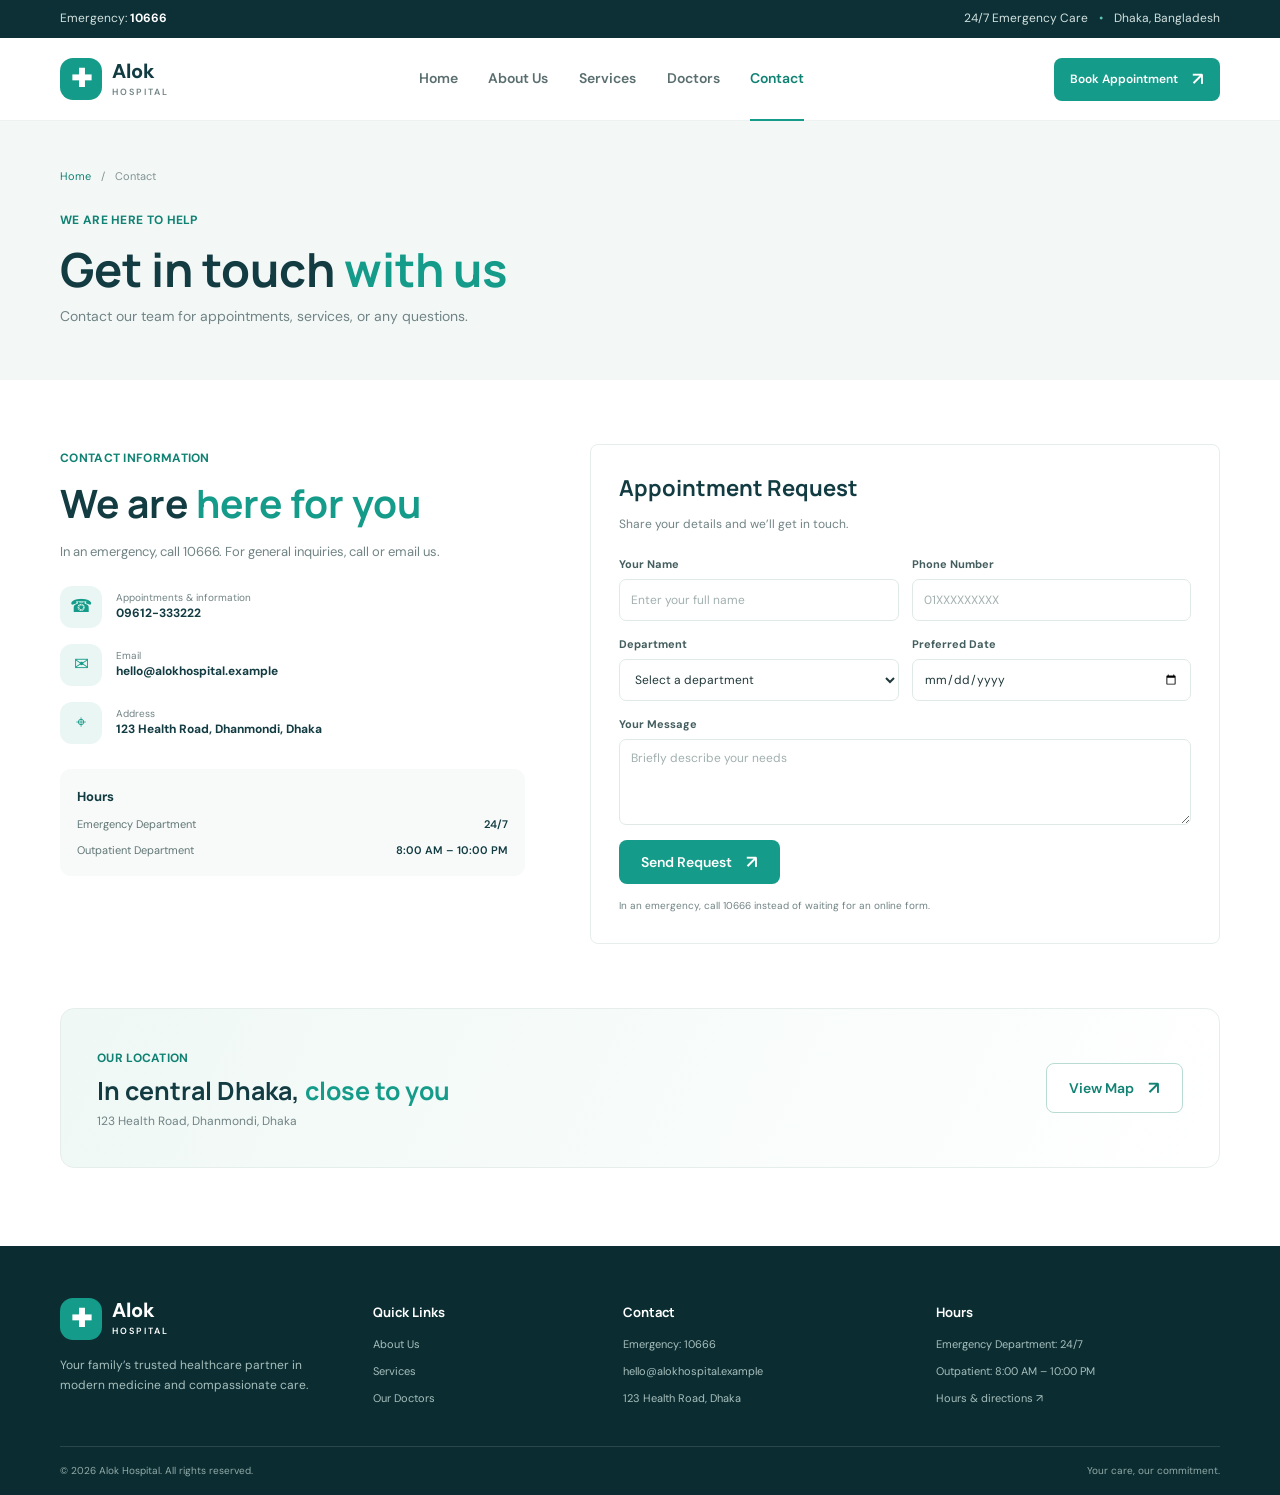
<file: contact.html>
<!DOCTYPE html>
<html lang="en">
<head>
  <meta charset="UTF-8"><meta name="viewport" content="width=device-width, initial-scale=1">
  <meta name="description" content="Contact Alok Hospital or request an appointment.">
  <title>Contact &amp; Appointments | Alok Hospital</title>
  <link rel="preconnect" href="https://fonts.googleapis.com"><link rel="preconnect" href="https://fonts.gstatic.com" crossorigin>
  <link href="https://fonts.googleapis.com/css2?family=DM+Sans:wght@400;500;600;700&family=Manrope:wght@500;600;700;800&display=swap" rel="stylesheet"><link rel="stylesheet" href="style.css">
</head>
<body>
  <div class="topbar"><div class="container topbar-inner"><span>Emergency: <a href="tel:10666">10666</a></span><span>24/7 Emergency Care <i>•</i> Dhaka, Bangladesh</span></div></div>
  <header class="site-header"><div class="container nav-wrap"><a class="brand" href="index.html"><span class="brand-mark">✚</span><span>Alok<span class="brand-sub">HOSPITAL</span></span></a><nav class="main-nav" aria-label="Main navigation"><a href="index.html">Home</a><a href="about.html">About Us</a><a href="services.html">Services</a><a href="doctors.html">Doctors</a><a class="active" href="contact.html">Contact</a></nav><a class="button button-small" href="contact.html">Book Appointment <span>↗</span></a></div></header>
  <main>
    <section class="page-hero"><div class="container"><div class="breadcrumbs"><a href="index.html">Home</a><span>/</span><span>Contact</span></div><span class="eyebrow">We are here to help</span><h1>Get in touch <span>with us</span></h1><p>Contact our team for appointments, services, or any questions.</p></div></section>
    <section class="section"><div class="container contact-layout"><div class="contact-details"><span class="eyebrow">Contact information</span><h2>We are <span>here for you</span></h2><p>In an emergency, call 10666. For general inquiries, call or email us.</p>
      <a class="contact-item" href="tel:09612333222"><span class="contact-icon">☎</span><span><small>Appointments &amp; information</small><strong>09612-333222</strong></span></a>
      <a class="contact-item" href="mailto:hello@alokhospital.example"><span class="contact-icon">✉</span><span><small>Email</small><strong>hello@alokhospital.example</strong></span></a>
      <div class="contact-item"><span class="contact-icon">⌖</span><span><small>Address</small><strong>123 Health Road, Dhanmondi, Dhaka</strong></span></div>
      <div class="hours-box"><strong>Hours</strong><span>Emergency Department <b>24/7</b></span><span>Outpatient Department <b>8:00 AM – 10:00 PM</b></span></div>
    </div><div class="form-card"><h2>Appointment Request</h2><p>Share your details and we’ll get in touch.</p><form action="mailto:hello@alokhospital.example" method="post" enctype="text/plain"><div class="form-row"><label>Your Name<input type="text" name="name" placeholder="Enter your full name" required></label><label>Phone Number<input type="tel" name="phone" placeholder="01XXXXXXXXX" required></label></div><div class="form-row"><label>Department<select name="department" required><option value="">Select a department</option><option>Cardiology</option><option>Maternal &amp; Child Health</option><option>Internal Medicine</option><option>Orthopedics</option><option>Other</option></select></label><label>Preferred Date<input type="date" name="date"></label></div><label>Your Message<textarea name="message" rows="4" placeholder="Briefly describe your needs"></textarea></label><button class="button form-submit" type="submit">Send Request <span>↗</span></button><small class="form-note">In an emergency, call 10666 instead of waiting for an online form.</small></form></div></div></section>
    <section class="map-section"><div class="container map-card"><div><span class="eyebrow">Our location</span><h2>In central Dhaka, <span>close to you</span></h2><p>123 Health Road, Dhanmondi, Dhaka</p></div><a class="button button-outline" href="https://maps.google.com/?q=Dhanmondi,Dhaka" target="_blank" rel="noopener noreferrer">View Map <span>↗</span></a></div></section>
  </main>
  <footer class="site-footer"><div class="container footer-grid"><div><a class="brand brand-light" href="index.html"><span class="brand-mark">✚</span><span>Alok<span class="brand-sub">HOSPITAL</span></span></a><p class="footer-about">Your family’s trusted healthcare partner in modern medicine and compassionate care.</p></div><div><h3>Quick Links</h3><a href="about.html">About Us</a><a href="services.html">Services</a><a href="doctors.html">Our Doctors</a></div><div><h3>Contact</h3><a href="tel:10666">Emergency: 10666</a><a href="mailto:hello@alokhospital.example">hello@alokhospital.example</a><span>123 Health Road, Dhaka</span></div><div><h3>Hours</h3><span>Emergency Department: 24/7</span><span>Outpatient: 8:00 AM – 10:00 PM</span><a href="contact.html">Hours &amp; directions ↗</a></div></div><div class="container footer-bottom"><span>© 2026 Alok Hospital. All rights reserved.</span><span>Your care, our commitment.</span></div></footer>
</body>
</html>
</file>
<file: style.css>
:root {
  --navy: #123b42;
  --deep: #0c3036;
  --teal: #159b89;
  --teal-dark: #108273;
  --mint: #eaf6f3;
  --ink: #20383a;
  --muted: #718384;
  --line: #e6eeec;
  --soft: #f7faf9;
  --shadow: 0 18px 50px rgba(18, 59, 66, .09);
}
* { box-sizing: border-box; }
html { scroll-behavior: smooth; }
body { margin: 0; color: var(--ink); background: #fff; font: 16px/1.65 'DM Sans', sans-serif; }
a { color: inherit; text-decoration: none; }
img { display: block; max-width: 100%; }
h1, h2, h3 { font-family: 'Manrope', sans-serif; }
.container { width: min(1160px, calc(100% - 48px)); margin: 0 auto; }
.topbar { background: var(--deep); color: #d3e2df; font-size: 12px; }
.topbar-inner { min-height: 38px; display: flex; align-items: center; justify-content: space-between; }
.topbar a { color: #fff; font-weight: 700; }
.topbar i { padding: 0 8px; color: #60c6b5; font-style: normal; }
.site-header { position: relative; z-index: 2; background: #fff; border-bottom: 1px solid #edf2f0; }
.nav-wrap { min-height: 82px; display: flex; align-items: center; justify-content: space-between; gap: 30px; }
.brand { display: inline-flex; gap: 10px; align-items: center; color: var(--navy); font-size: 20px; font-weight: 800; line-height: 1.05; white-space: nowrap; }
.brand-mark { width: 42px; height: 42px; display: grid; place-items: center; border-radius: 13px; background: var(--teal); color: #fff; font-size: 25px; }
.brand-sub { display: block; margin-top: 4px; color: var(--muted); font: 600 9px 'DM Sans', sans-serif; letter-spacing: 2px; }
.brand-light, .brand-light .brand-sub { color: #fff; }
.main-nav { display: flex; align-items: center; gap: clamp(16px, 2.4vw, 34px); }
.main-nav a { position: relative; color: #5a6e6f; font-size: 14px; font-weight: 600; }
.main-nav a:hover, .main-nav a.active { color: var(--teal-dark); }
.main-nav a.active::after { position: absolute; right: 0; bottom: -30px; left: 0; height: 2px; background: var(--teal); content: ""; }
.button { display: inline-flex; min-height: 50px; align-items: center; justify-content: center; gap: 14px; padding: 0 22px; border: 0; border-radius: 8px; background: var(--teal); color: #fff; font: 600 14px 'DM Sans', sans-serif; cursor: pointer; transition: background .2s, transform .2s; }
.button:hover { transform: translateY(-2px); background: var(--teal-dark); }
.button span { font-size: 18px; }
.button-small { min-height: 43px; padding: 0 16px; font-size: 12px; white-space: nowrap; }
.hero { position: relative; overflow: hidden; padding: 78px 0 72px; background: linear-gradient(115deg, #f3faf8, #e8f5f2); }
.hero::before { position: absolute; top: -240px; right: -170px; width: 600px; height: 600px; border: 1px solid rgba(21,155,137,.11); border-radius: 50%; content: ""; }
.hero-grid { position: relative; display: grid; grid-template-columns: 1fr 1fr; align-items: center; gap: 68px; }
.eyebrow { display: inline-flex; align-items: center; gap: 9px; color: var(--teal-dark); font-size: 12px; font-weight: 700; letter-spacing: .3px; text-transform: uppercase; }
.eyebrow-dot { width: 8px; height: 8px; border-radius: 50%; background: var(--teal); box-shadow: 0 0 0 5px #d9f0eb; }
.hero h1 { margin: 20px 0 15px; color: var(--navy); font-size: clamp(40px, 5vw, 60px); line-height: 1.14; letter-spacing: -2px; }
.hero h1 span, .section-heading h2 span, .split-copy h2 span, .page-hero h1 span, .contact-details h2 span, .map-card h2 span { color: var(--teal); }
.hero-copy > p { max-width: 490px; margin-bottom: 27px; color: #6a7c7d; font-size: 16px; }
.hero-actions { display: flex; align-items: center; gap: 24px; }
.text-link { display: inline-flex; align-items: center; gap: 9px; color: var(--navy); font-size: 13px; font-weight: 700; }
.text-link > span:last-child { color: var(--teal); font-size: 18px; }
.play-icon { display: grid; width: 32px; height: 32px; place-items: center; border: 1px solid #cfe5df; border-radius: 50%; color: var(--teal); font-size: 10px; }
.hero-trust { display: flex; align-items: center; gap: 14px; margin-top: 40px; }
.avatar-stack { display: flex; padding-left: 4px; }
.avatar-stack span { display: grid; width: 34px; height: 34px; margin-left: -5px; place-items: center; border: 2px solid #f3faf8; border-radius: 50%; background: #d9eee8; color: var(--navy); font-size: 9px; font-weight: 700; }
.avatar-stack span:nth-child(2) { background: #f5e1d6; }.avatar-stack span:nth-child(3) { background: #dce5f2; }.avatar-stack .avatar-plus { background: var(--teal); color: #fff; }
.hero-trust strong, .hero-trust small { display: block; line-height: 1.35; }.hero-trust strong { color: var(--navy); font-size: 13px; }.hero-trust small { margin-top: 3px; color: var(--muted); font-size: 10px; }
.trust-divider { width: 1px; height: 33px; margin: 0 4px; background: #d7e5e1; }.rating strong { color: #d29337; }
.hero-visual { position: relative; min-height: 430px; }
.hero-visual > img { width: 100%; height: 430px; border-radius: 46% 46% 18px 18px; object-fit: cover; box-shadow: var(--shadow); }
.image-label, .floating-note { position: absolute; display: flex; align-items: center; gap: 12px; padding: 13px 16px; border: 1px solid rgba(230,238,236,.8); border-radius: 12px; background: rgba(255,255,255,.96); box-shadow: var(--shadow); }
.image-label { bottom: 23px; left: -38px; }.floating-note { top: 46px; right: -28px; }
.label-icon, .note-icon { display: grid; width: 38px; height: 38px; place-items: center; border-radius: 10px; background: var(--mint); color: var(--teal); font-size: 20px; font-weight: 700; }.note-icon { border-radius: 50%; background: var(--teal); color: #fff; font-size: 17px; }
.image-label strong, .image-label small, .floating-note strong, .floating-note small { display: block; line-height: 1.4; }.image-label strong, .floating-note strong { color: var(--navy); font-size: 11px; }.image-label small, .floating-note small { margin-top: 3px; color: var(--muted); font-size: 10px; }
.quick-info { background: #fff; box-shadow: 0 10px 24px rgba(18,59,66,.04); }
.info-grid { display: grid; min-height: 108px; grid-template-columns: repeat(3, 1fr) 1.15fr; align-items: center; }
.info-item, .info-call { display: flex; align-items: center; gap: 13px; padding: 0 18px; border-right: 1px solid var(--line); }.info-item:first-child { padding-left: 0; }.info-call { justify-content: space-between; border: 0; }.info-icon { display: grid; width: 42px; height: 42px; flex: 0 0 42px; place-items: center; border-radius: 12px; background: var(--mint); color: var(--teal); font-size: 21px; }
.info-item strong, .info-item small, .info-call small, .info-call strong { display: block; line-height: 1.45; }.info-item strong { color: var(--navy); font-size: 12px; }.info-item small, .info-call small { color: var(--muted); font-size: 10px; }.info-call > span { color: var(--teal); font-size: 24px; }.info-call strong { color: var(--teal-dark); font-size: 17px; }.info-call b { color: var(--teal); }
.section { padding: 82px 0; }.section-tint { background: var(--soft); }
.section-heading { display: flex; align-items: end; justify-content: space-between; gap: 20px; margin-bottom: 32px; }.section-heading h2, .split-copy h2, .contact-details h2, .map-card h2 { margin: 9px 0 0; color: var(--navy); font-size: clamp(28px, 3.5vw, 39px); line-height: 1.25; }.heading-note { max-width: 320px; margin: 0 0 4px; color: var(--muted); font-size: 13px; }.centered { justify-content: center; text-align: center; }
.service-grid { display: grid; grid-template-columns: repeat(4, 1fr); gap: 18px; }.service-card { position: relative; min-height: 220px; padding: 24px 21px 20px; border: 1px solid var(--line); border-radius: 12px; background: #fff; transition: transform .2s, box-shadow .2s, border-color .2s; }.service-card:hover, .doctor-card:hover { transform: translateY(-4px); border-color: #cde7e0; box-shadow: var(--shadow); }
.service-icon { display: grid; width: 45px; height: 45px; margin-bottom: 16px; place-items: center; border-radius: 13px; background: var(--mint); color: var(--teal); font-size: 22px; }.card-arrow { position: absolute; top: 25px; right: 21px; color: #9aacab; font-size: 17px; }.service-card h3 { margin: 0 0 8px; color: var(--navy); font-size: 15px; }.service-card p { margin: 0 0 15px; color: var(--muted); font-size: 12px; line-height: 1.7; }.card-link { display: inline-flex; align-items: center; gap: 8px; color: var(--teal-dark); font-size: 11px; font-weight: 700; }.card-link b { font-size: 16px; }
.split-section { display: grid; grid-template-columns: 1fr 1fr; align-items: center; gap: 76px; }.split-image { position: relative; }.split-image img { width: 100%; height: 380px; border-radius: 14px; object-fit: cover; }.experience-badge { position: absolute; right: -22px; bottom: 22px; display: flex; align-items: center; gap: 10px; padding: 14px 17px; border-radius: 11px; background: var(--teal); color: #fff; box-shadow: var(--shadow); }.experience-badge strong { font: 800 29px 'Manrope', sans-serif; }.experience-badge span { font-size: 11px; line-height: 1.35; }
.split-copy h2 { margin: 10px 0 15px; }.split-copy > p { margin-bottom: 13px; color: var(--muted); font-size: 13px; }.check-list { display: grid; gap: 9px; margin: 20px 0 25px; padding: 0; list-style: none; color: #51696a; font-size: 12px; }.check-list li { position: relative; padding-left: 26px; }.check-list li::before { position: absolute; top: 1px; left: 0; display: grid; width: 18px; height: 18px; place-items: center; border-radius: 50%; background: #dff3ed; color: var(--teal-dark); content: "✓"; font-size: 11px; font-weight: 700; }
.cta-band { padding: 48px 0; background: var(--navy); color: #fff; }.cta-inner { display: flex; align-items: center; justify-content: space-between; gap: 28px; }.eyebrow-light { color: #8dd9ca; }.cta-inner h2 { margin: 7px 0 4px; font-size: 27px; line-height: 1.3; }.cta-inner p { margin: 0; color: #c1d3d1; font-size: 13px; }.button-white { flex: 0 0 auto; background: #fff; color: var(--navy); }.button-white:hover { background: #e8f6f2; color: var(--navy); }
.site-footer { padding: 52px 0 0; background: #0b2d32; color: #c2d3d1; }.footer-grid { display: grid; grid-template-columns: 1.3fr 1fr 1.3fr 1.35fr; gap: 40px; padding-bottom: 38px; }.footer-about { max-width: 250px; margin: 16px 0 0; color: #a7bfbc; font-size: 12px; }.footer-grid h3 { margin: 4px 0 14px; color: #fff; font-size: 13px; }.footer-grid > div:not(:first-child) { display: flex; flex-direction: column; align-items: flex-start; gap: 9px; }.footer-grid > div:not(:first-child) h3 { margin-bottom: 3px; }.footer-grid > div:not(:first-child) a, .footer-grid > div:not(:first-child) span { color: #a7bfbc; font-size: 11px; }.footer-grid a:hover { color: #fff !important; }.footer-bottom { display: flex; justify-content: space-between; gap: 20px; padding: 16px 0; border-top: 1px solid rgba(255,255,255,.12); color: #92aaa7; font-size: 10px; }
.page-hero { padding: 46px 0 52px; background: linear-gradient(110deg, #f0f8f6, #f8fbfa); }.breadcrumbs { display: flex; gap: 10px; margin-bottom: 21px; color: #819292; font-size: 11px; }.breadcrumbs a { color: var(--teal-dark); }.page-hero h1 { margin: 8px 0; color: var(--navy); font-size: clamp(34px, 4vw, 47px); line-height: 1.2; }.page-hero p { max-width: 620px; margin: 0; color: var(--muted); font-size: 14px; }
.values-grid .service-card { min-height: 190px; }.stats-row { display: grid; grid-template-columns: repeat(4, 1fr); gap: 18px; text-align: center; }.stats-row > div { display: grid; gap: 2px; }.stats-row strong { color: var(--teal); font: 800 35px 'Manrope', sans-serif; }.stats-row span { color: var(--muted); font-size: 12px; }
.service-list .service-card { min-height: 220px; }.service-list .service-card p { min-height: 40px; }
.doctor-grid { display: grid; grid-template-columns: repeat(4, 1fr); gap: 18px; }.doctor-card { overflow: hidden; border: 1px solid var(--line); border-radius: 12px; background: #fff; transition: transform .2s, box-shadow .2s, border-color .2s; }.doctor-card > img { width: 100%; height: 235px; object-fit: cover; object-position: center 30%; background: var(--mint); }.doctor-info { padding: 18px 16px 15px; }.doctor-specialty { color: var(--teal-dark); font-size: 10px; font-weight: 700; }.doctor-info h3 { margin: 5px 0 3px; color: var(--navy); font-size: 15px; }.doctor-info p { margin: 0; color: var(--muted); font-size: 11px; }.doctor-meta { display: flex; align-items: center; justify-content: space-between; gap: 7px; margin-top: 14px; padding-top: 11px; border-top: 1px solid var(--line); color: #647a7a; font-size: 10px; }.doctor-meta a { display: grid; width: 28px; height: 28px; flex: 0 0 28px; place-items: center; border-radius: 8px; background: var(--mint); color: var(--teal-dark); font-size: 15px; }
.contact-layout { display: grid; grid-template-columns: .85fr 1.15fr; align-items: start; gap: 65px; }.contact-details h2 { margin: 9px 0 12px; }.contact-details > p { margin-bottom: 23px; color: var(--muted); font-size: 13px; }.contact-item { display: flex; align-items: center; gap: 14px; margin: 16px 0; }.contact-icon { display: grid; width: 42px; height: 42px; flex: 0 0 42px; place-items: center; border-radius: 12px; background: var(--mint); color: var(--teal); font-size: 18px; }.contact-item small, .contact-item strong { display: block; line-height: 1.45; }.contact-item small { color: var(--muted); font-size: 10px; }.contact-item strong { color: var(--navy); font-size: 12px; }.hours-box { display: grid; gap: 8px; margin-top: 25px; padding: 17px; border-radius: 11px; background: var(--soft); color: #617675; font-size: 11px; }.hours-box > strong { color: var(--navy); font-size: 13px; }.hours-box span { display: flex; justify-content: space-between; gap: 12px; }.hours-box b { color: var(--navy); font-weight: 600; }
.form-card { padding: 28px; border: 1px solid var(--line); border-radius: 14px; background: #fff; box-shadow: var(--shadow); }.form-card h2 { margin: 0 0 4px; color: var(--navy); font: 700 22px 'Manrope', sans-serif; }.form-card > p { margin-bottom: 20px; color: var(--muted); font-size: 12px; }.form-card form { display: grid; gap: 14px; }.form-row { display: grid; grid-template-columns: 1fr 1fr; gap: 13px; }.form-card label { display: grid; gap: 6px; color: #445d5e; font-size: 11px; font-weight: 700; }.form-card input, .form-card select, .form-card textarea { width: 100%; min-height: 42px; padding: 10px 11px; border: 1px solid #dfe9e6; border-radius: 7px; outline: none; background: #fff; color: var(--ink); font: 12px 'DM Sans', sans-serif; }.form-card textarea { resize: vertical; }.form-card input:focus, .form-card select:focus, .form-card textarea:focus { border-color: var(--teal); box-shadow: 0 0 0 3px rgba(21,155,137,.1); }.form-card input::placeholder, .form-card textarea::placeholder { color: #a2b0af; }.form-submit { width: fit-content; min-height: 44px; margin-top: 1px; }.form-note { color: var(--muted); font-size: 10px; }
.map-section { padding: 0 0 78px; }.map-card { display: flex; min-height: 160px; align-items: center; justify-content: space-between; gap: 25px; padding: 28px 36px; border: 1px solid var(--line); border-radius: 14px; background: linear-gradient(115deg, #eff8f5, #fff); }.map-card h2 { margin: 5px 0; font-size: 25px; }.map-card p { margin: 0; color: var(--muted); font-size: 12px; }.button-outline { border: 1px solid #b8dcd3; background: #fff; color: var(--teal-dark); }
@media (max-width: 980px) {
  .nav-wrap { flex-wrap: wrap; gap: 15px; padding: 14px 0; }.main-nav { order: 3; width: 100%; justify-content: center; padding-top: 8px; }.main-nav a.active::after { bottom: -7px; }.hero-grid { gap: 35px; }.hero-visual, .hero-visual > img { min-height: 360px; height: 360px; }.service-grid, .doctor-grid { grid-template-columns: repeat(2, 1fr); }.info-grid { grid-template-columns: repeat(2, 1fr); padding: 14px 0; }.info-item { min-height: 62px; }.info-item:nth-child(2) { border-right: 0; }.info-call { min-height: 62px; }.footer-grid { grid-template-columns: repeat(2, 1fr); }.split-section { gap: 45px; }.contact-layout { gap: 34px; }
}
@media (max-width: 680px) {
  .container { width: min(100% - 34px, 520px); }.topbar-inner { min-height: 34px; font-size: 10px; }.topbar-inner > span:last-child { display: none; }.nav-wrap { min-height: auto; }.brand { font-size: 18px; }.brand-mark { width: 38px; height: 38px; }.button-small { min-height: 38px; padding: 0 11px; font-size: 10px; }.main-nav { justify-content: flex-start; gap: 20px; overflow-x: auto; padding: 5px 0 10px; white-space: nowrap; }.main-nav a { font-size: 12px; }.main-nav a.active::after { bottom: -5px; }
  .hero { padding: 46px 0 38px; }.hero-grid { grid-template-columns: 1fr; gap: 30px; }.hero h1 { font-size: 42px; }.hero-copy > p { font-size: 14px; }.hero-actions { align-items: flex-start; flex-direction: column; gap: 14px; }.hero-trust { margin-top: 25px; }.hero-visual { min-height: 320px; margin: 0 10px; }.hero-visual > img { height: 320px; min-height: 320px; border-radius: 38% 38% 16px 16px; }.image-label { left: -9px; bottom: 13px; }.floating-note { top: 19px; right: -10px; }
  .info-grid { grid-template-columns: 1fr; padding: 10px 0; }.info-item, .info-item:first-child, .info-call { min-height: 65px; padding: 8px 0; border: 0; border-bottom: 1px solid var(--line); }.info-call { border: 0; }.section { padding: 58px 0; }.section-heading { align-items: flex-start; flex-direction: column; margin-bottom: 24px; }.section-heading h2, .split-copy h2, .contact-details h2 { font-size: 29px; }.heading-note { margin: 0; }.service-grid, .doctor-grid { grid-template-columns: 1fr; gap: 13px; }.service-card { min-height: auto; padding: 20px; }.service-card p { margin-bottom: 11px; }.split-section { grid-template-columns: 1fr; gap: 33px; }.split-image { margin-right: 8px; }.split-image img { height: 280px; }.experience-badge { right: -8px; bottom: 14px; }.cta-inner { align-items: flex-start; flex-direction: column; }.cta-inner h2 { font-size: 24px; }.footer-grid { grid-template-columns: 1fr 1fr; gap: 28px 18px; }.footer-bottom { flex-direction: column; gap: 3px; }.page-hero { padding: 34px 0 38px; }.breadcrumbs { margin-bottom: 16px; }.page-hero h1 { font-size: 34px; }.page-hero p { font-size: 13px; }.stats-row { grid-template-columns: repeat(2, 1fr); gap: 25px 12px; }.stats-row strong { font-size: 30px; }.doctor-card { display: grid; grid-template-columns: 112px 1fr; }.doctor-card > img { width: 112px; height: 100%; min-height: 166px; }.doctor-info { padding: 14px 12px; }.contact-layout { grid-template-columns: 1fr; gap: 32px; }.form-card { padding: 21px 16px; }.form-row { grid-template-columns: 1fr; }.map-section { padding-bottom: 56px; }.map-card { align-items: flex-start; flex-direction: column; padding: 23px 20px; }.map-card h2 { font-size: 22px; }
}
@media (prefers-reduced-motion: reduce) { html { scroll-behavior: auto; } *, *::before, *::after { transition-duration: .01ms !important; animation-duration: .01ms !important; } }

/* Keep the visual style clean and straightforward. */
.hero { background: #f3f8f7; }
.hero::before { display: none; }
.hero h1 { letter-spacing: -1px; }
.hero-visual > img { border-radius: 12px; box-shadow: none; }
.floating-note, .image-label { box-shadow: 0 6px 20px rgba(18, 59, 66, .08); }
.section { padding-top: 64px; padding-bottom: 64px; }
.service-card, .doctor-card, .form-card { border-radius: 8px; box-shadow: none; }
.service-card:hover, .doctor-card:hover { transform: none; box-shadow: 0 8px 22px rgba(18, 59, 66, .07); }
.page-hero { background: #f3f8f7; }
.cta-band { background: #123b42; }
@media (max-width: 680px) {
  .section { padding-top: 46px; padding-bottom: 46px; }
}
</file>
